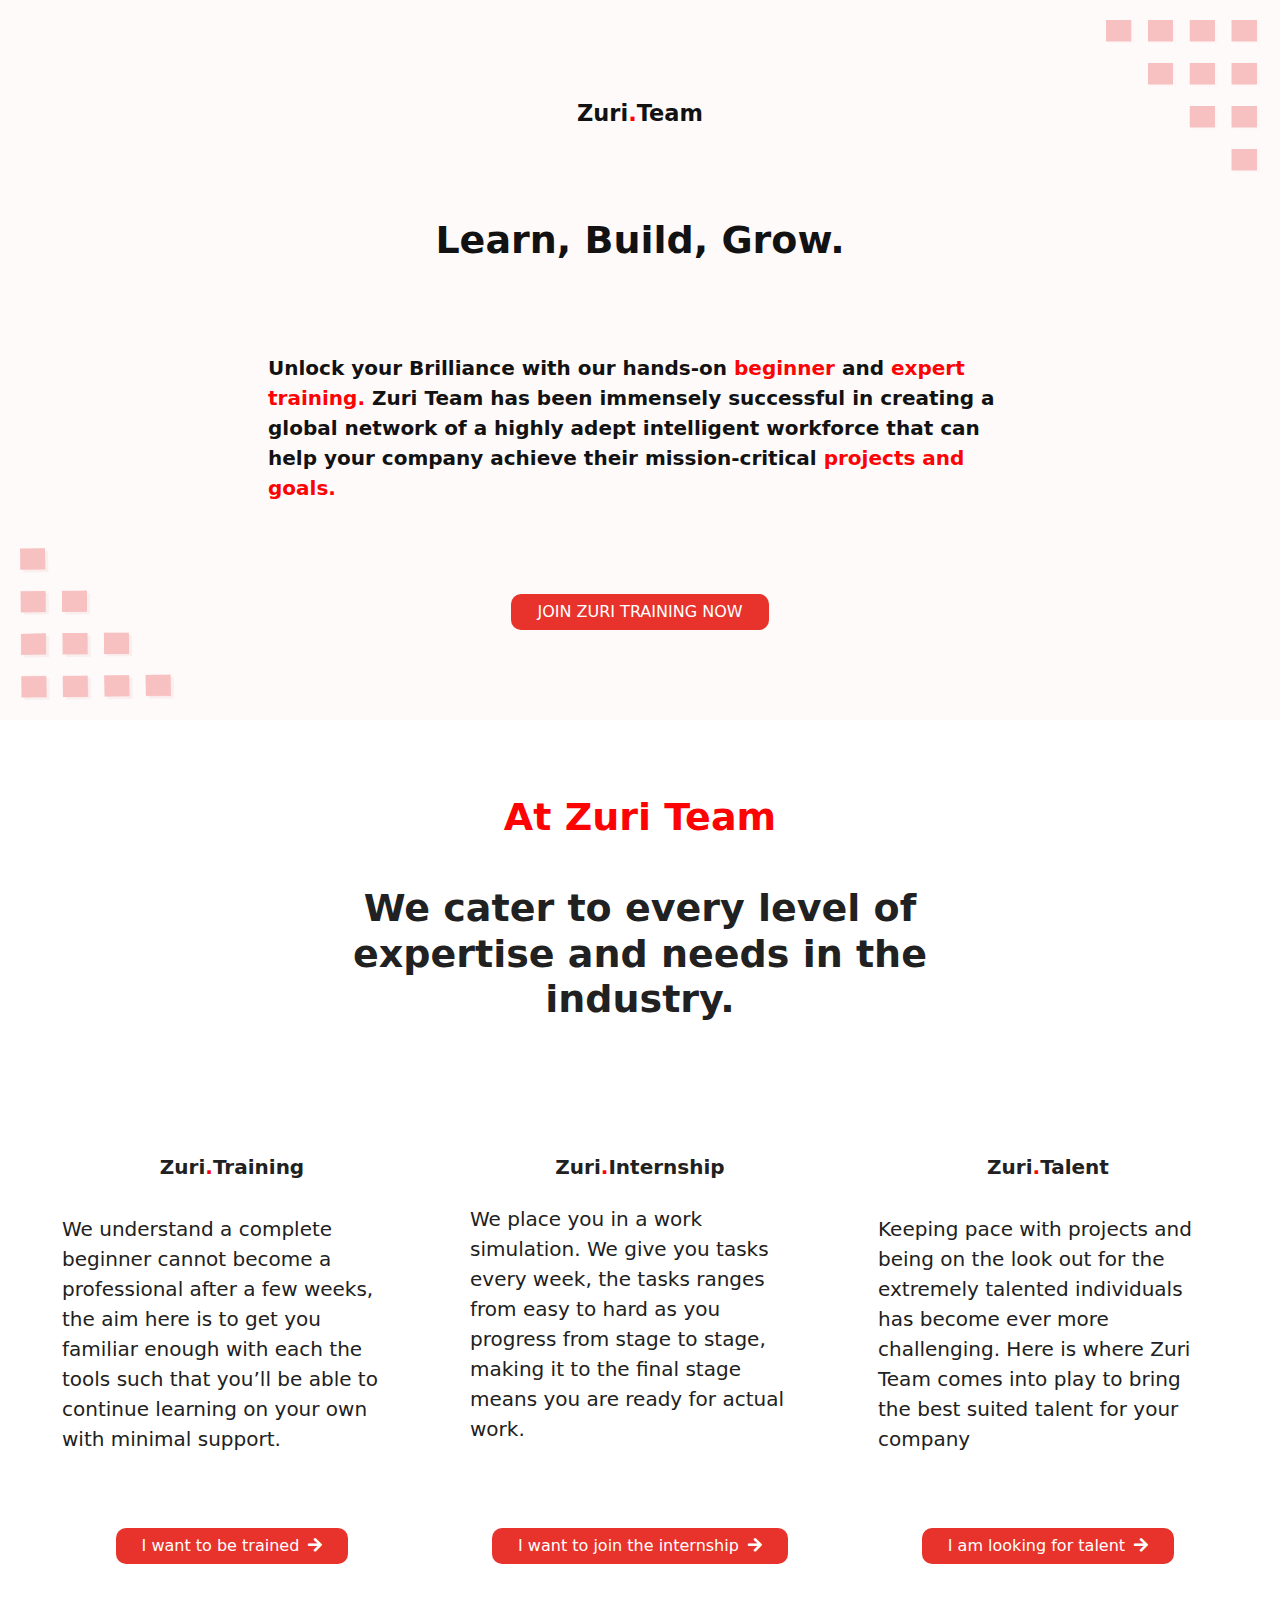
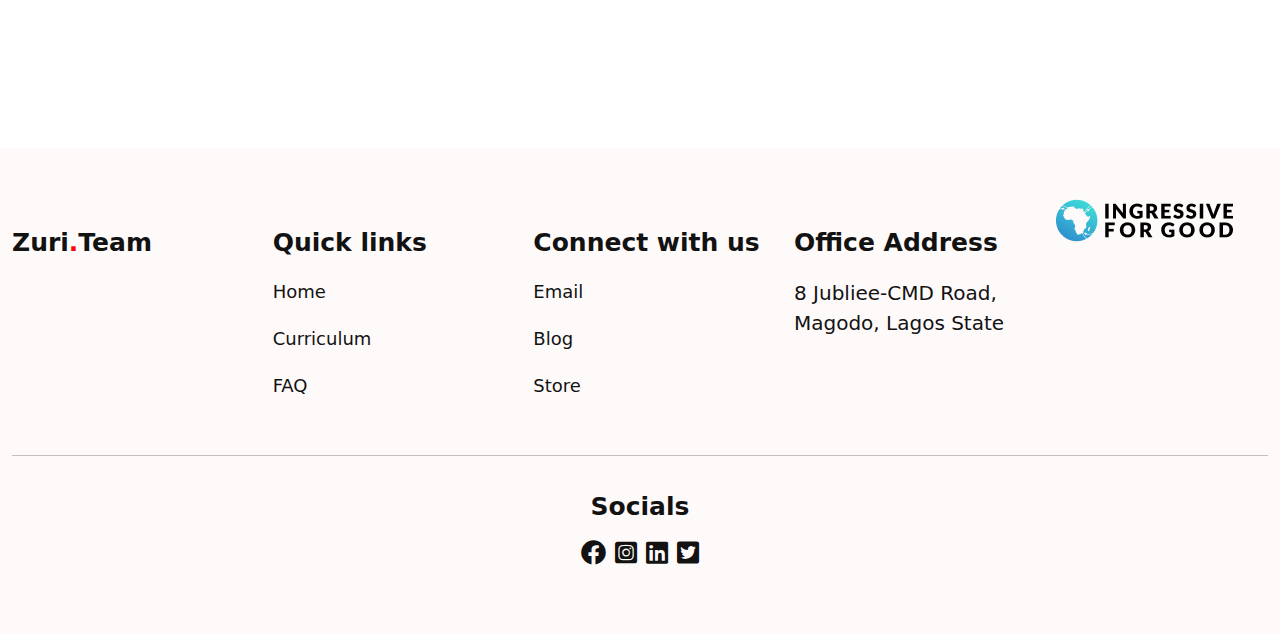
<file: index.html>
<!DOCTYPE html>
<html lang="en">
  <head>
    <meta charset="UTF-8" />
    <meta http-equiv="X-UA-Compatible" content="IE=edge" />
    <meta name="viewport" content="width=device-width, initial-scale=1.0" />
    <title>Zuri Training</title>
    <link
      href="https://cdn.jsdelivr.net/npm/bootstrap@5.0.2/dist/css/bootstrap.min.css"
      rel="stylesheet"
    />
    <link
      rel="stylesheet"
      href="https://cdnjs.cloudflare.com/ajax/libs/font-awesome/5.15.3/css/all.min.css"
    />
    <link rel="stylesheet" href="style.css" />
    <link rel="shortcut icon" href="favicon.ico" type="image/x-icon" />
  </head>

  <body>
    <div class="darkmode">
      <i class="fas fa-adjust"></i>
    </div>

    <section style="height: 80vh" class="container-fluid peachbg intro">
      <img src="img/img 7.png" alt="" class="top-right" />
      <a href="index.html"
        ><h5 style="font-weight: 700">
          Zuri<span class="red-text">.</span>Team
        </h5></a
      >
      <h3>Learn, Build, Grow.</h3>
      <div class="intro-text">
        <p>
          Unlock your Brilliance with our hands-on
          <span class="red-text">beginner</span> and
          <span class="red-text">expert training.</span> Zuri Team has been
          immensely successful in creating a global network of a highly adept
          intelligent workforce that can help your company achieve their
          mission-critical <span class="red-text">projects and goals.</span>
        </p>
      </div>
      <a href="home.html" class="btn">JOIN ZURI TRAINING NOW</a>
      <img src="img/img L.png" alt="" class="bottom-left" />
    </section>

    <section class="details container-fluid">
      <div class="detail-text">
        <h3>
          <span class="red-text">At Zuri Team</span><br />
          <br />
          We cater to every level of <br />
          expertise and needs in the industry.
        </h3>
      </div>
      <div class="row box-wrapper">
        <div class="box col-md-4 col-sm-12 col-lg-4">
          <p style="font-weight: 700">
            Zuri<span class="red-text">.</span>Training
          </p>
          <p>
            We understand a complete beginner cannot become a professional after
            a few weeks, the aim here is to get you familiar enough with each
            the tools such that you’ll be able to continue learning on your own
            with minimal support.
          </p>
          <br />
          <a href="home.html" class="btn"
            >I want to be trained <i class="fa fa-arrow-right"></i
          ></a>
        </div>
        <div class="box col-sm-12 col-md-4 col-lg-4">
          <p style="font-weight: 700">
            Zuri<span class="red-text">.</span>Internship
          </p>
          <p>
            We place you in a work simulation. We give you tasks every week, the
            tasks ranges from easy to hard as you progress from stage to stage,
            making it to the final stage means you are ready for actual work.
          </p>
          <br />
          <br />
          <a href="home.html" class="btn"
            >I want to join the internship <i class="fa fa-arrow-right"></i>
          </a>
        </div>
        <div class="box col-md-4 col-sm-12 col-lg-4">
          <p style="font-weight: 700">
            Zuri<span class="red-text">.</span>Talent
          </p>
          <p>
            Keeping pace with projects and being on the look out for the
            extremely talented individuals has become ever more challenging.
            Here is where Zuri Team comes into play to bring the best suited
            talent for your company
          </p>
          <br />
          <a href="home.html" class="btn"
            >I am looking for talent <i class="fa fa-arrow-right"></i>
          </a>
        </div>
      </div>
    </section>

    <footer class="footer peachbg container-fluid">
      <div class="row">
        <div class="row col-lg-10 colmd-12 col-sm-12">
          <div class="footer-links col-sm-12 col-md-12 col-lg-3">
            <h5 style="font-weight: 700">
              Zuri<span class="red-text">.</span>Team
            </h5>
          </div>
          <div class="footer-links col-sm-12 col-md-12 col-lg-3">
            <h5>Quick links</h5>
            <a href="index.html">Home</a>
            <a href="curriculum.html">Curriculum</a>
            <a href="#">FAQ</a>
          </div>
          <div class="footer-links col-sm-12 col-md-12 col-lg-3">
            <h5>Connect with us</h5>
            <a href="#">Email</a>
            <a href="#">Blog</a>
            <a href="#">Store</a>
          </div>
          <div class="footer-links col-sm-12 col-md-12 col-lg-3">
            <h5>Office Address</h5>
            <p style="font-weight: 500">
              8 Jubliee-CMD Road, Magodo, Lagos State
            </p>
          </div>
        </div>
        <div class="col-sm-12 col-lg-2 col-md-12">
          <img src="img/IFG.png" alt="Ingressive for good" class="logo" />
        </div>
      </div>
      <hr />
      <div class="socials">
        <h5>Socials</h5>
        <div class="social-links">
          <a href="#"><i class="fab fa-facebook"></i></a>
          <a href="#"><i class="fab fa-instagram-square"></i></a>
          <a href="#"><i class="fab fa-linkedin"></i></a>
          <a href="#"><i class="fab fa-twitter-square"></i></a>
        </div>
      </div>
    </footer>
    <script src="https://cdn.jsdelivr.net/npm/bootstrap@5.0.2/dist/js/bootstrap.bundle.min.js"></script>
    <script src="script.js"></script>
  </body>
</html>
</file>
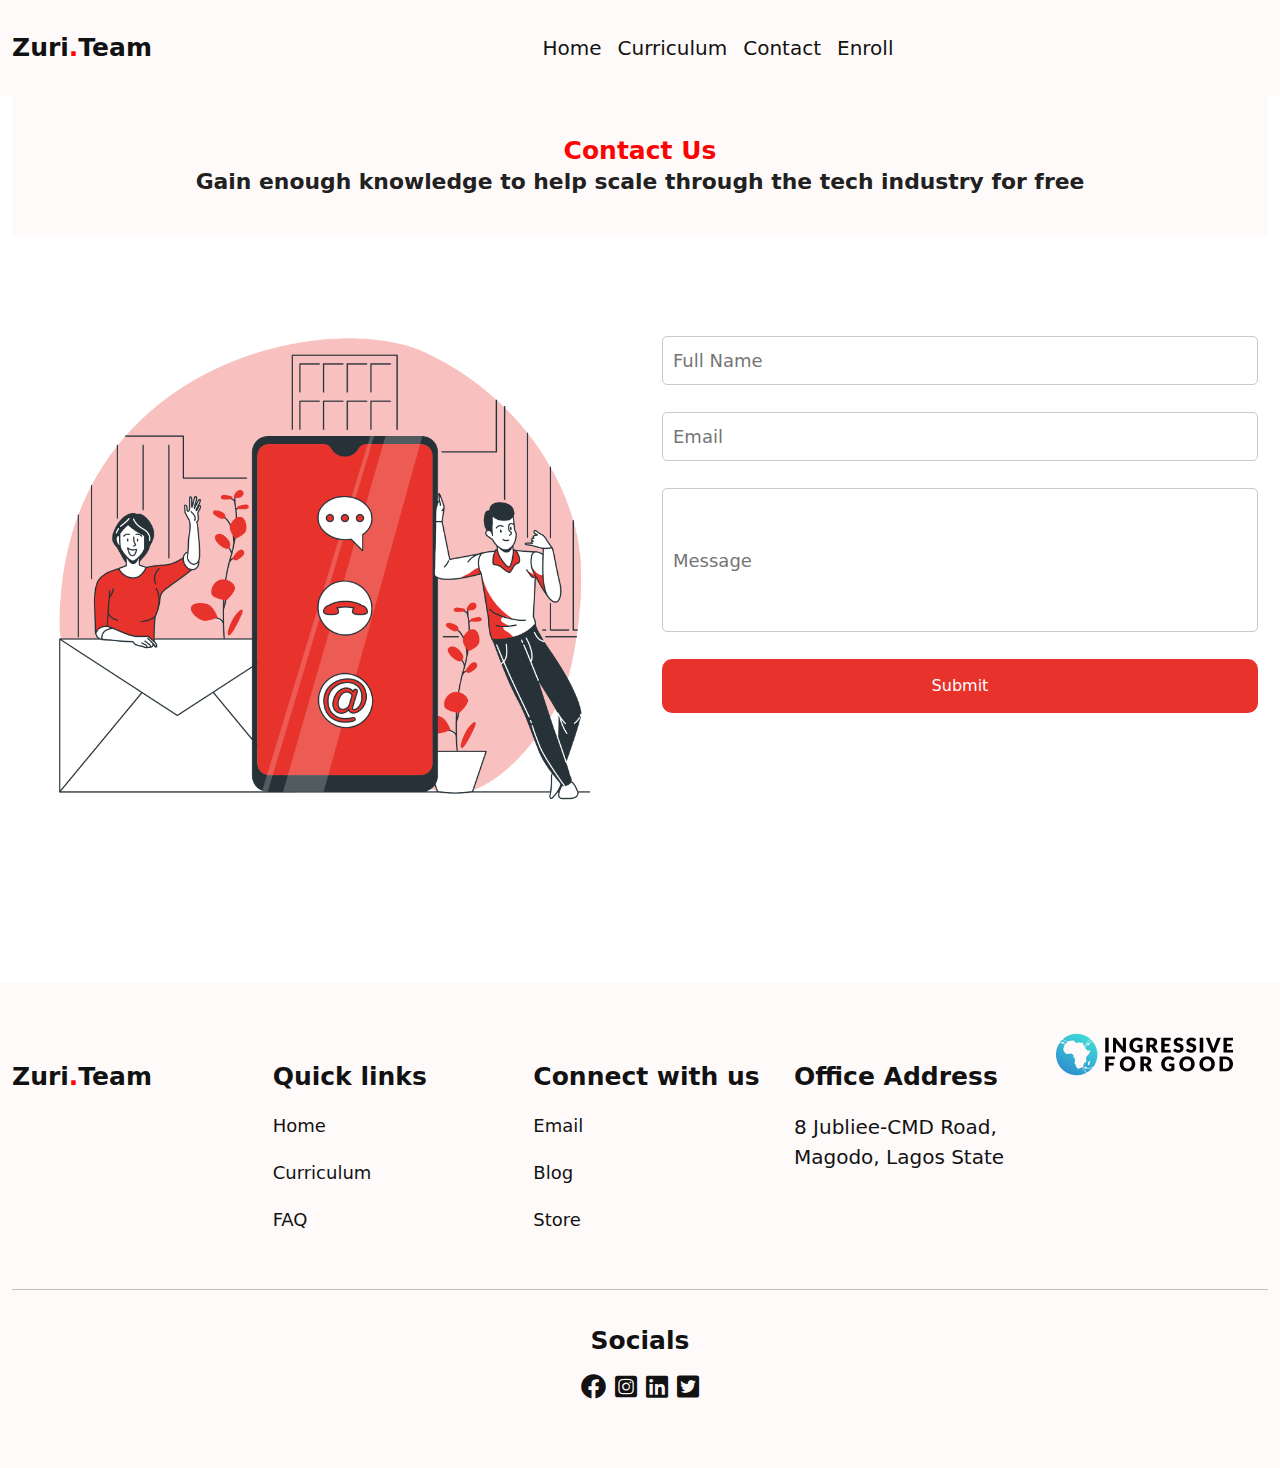
<file: contact.html>
<!DOCTYPE html>
<html lang="en">
  <head>
    <meta charset="UTF-8" />
    <meta http-equiv="X-UA-Compatible" content="IE=edge" />
    <meta name="viewport" content="width=device-width, initial-scale=1.0" />
    <title>Zuri Training</title>
    <link
      href="https://cdn.jsdelivr.net/npm/bootstrap@5.0.2/dist/css/bootstrap.min.css"
      rel="stylesheet"
    />
    <link
      rel="stylesheet"
      href="https://cdnjs.cloudflare.com/ajax/libs/font-awesome/5.15.3/css/all.min.css"
    />
    <link rel="stylesheet" href="style.css" />
    <link rel="shortcut icon" href="favicon.ico" type="image/x-icon" />
  </head>
  <body>
    <nav class="peachbg navbar navbar-expand-lg navbar-light">
      <div class="container-fluid">
        <a class="navbar-brand" href="index.html"
          ><h5 style="font-weight: 700">
            Zuri<span class="red-text">.</span>Team
          </h5></a
        >
        <button
          class="navbar-toggler"
          type="button"
          data-bs-toggle="collapse"
          data-bs-target="#navbarNav"
          aria-controls="navbarNav"
          aria-expanded="false"
          aria-label="Toggle navigation"
        >
          <span class="navbar-toggler-icon"></span>
        </button>
        <div class="collapse navbar-collapse" id="navbarNav">
          <ul class="navbar-nav">
            <li class="nav-item">
              <a class="nav-link active" aria-current="page" href="home.html"
                >Home</a
              >
            </li>
            <li class="nav-item">
              <a class="nav-link" href="curriculum.html">Curriculum</a>
            </li>
            <li class="nav-item">
              <a class="nav-link" href="contact.html">Contact</a>
            </li>
            <li class="nav-item">
              <a class="nav-link" href="enrollment.html">Enroll</a>
            </li>
          </ul>
        </div>
      </div>
    </nav>
    <div class="darkmode">
      <i class="fas fa-adjust"></i>
    </div>

    <div class="container-fluid contact">
      <div class="peachbg curriculum-text">
        <h5 class="text-center">
          <span class="red-text">Contact Us </span>
          <br/>
          <small
            >Gain enough knowledge to help scale through the tech industry for
            free</small
          >
        </h5>
      </div>
      <br />
      <div class="row">
        <div class="col-md-6 col-lg-6">
          <img
            class="img-fluid"
            src="img/Contact us-bro.png"
            alt="contact us"
          />
        </div>

        <div class="col-lg-6 col-md-6 col-sm-12">
          <form action="#" class="contact-form" autocomplete="on">
            <input
              required
              type="text"
              name="name"
              id=""
              placeholder="Full Name"
            />
            <input
              required
              type="email"
              name="email"
              id=""
              placeholder="Email"
            />
            <input
              required
              type="textarea"
              name="message"
              id=""
              placeholder="Message"
            />
            <button class="btn" type="submit">Submit</button>
          </form>
        </div>
      </div>
    </div>

    <footer class="footer peachbg container-fluid">
      <div class="row">
        <div class="row col-lg-10 colmd-12 col-sm-12">
          <div class="footer-links col-sm-12 col-md-12 col-lg-3">
            <h5 style="font-weight: 700">
              Zuri<span class="red-text">.</span>Team
            </h5>
          </div>
          <div class="footer-links col-sm-12 col-md-12 col-lg-3">
            <h5>Quick links</h5>
            <a href="index.html">Home</a>
            <a href="curriculum.html">Curriculum</a>
            <a href="contact.html">FAQ</a>
          </div>
          <div class="footer-links col-sm-12 col-md-12 col-lg-3">
            <h5>Connect with us</h5>
            <a href="#">Email</a>
            <a href="#">Blog</a>
            <a href="#">Store</a>
          </div>
          <div class="footer-links col-sm-12 col-md-12 col-lg-3">
            <h5>Office Address</h5>
            <p style="font-weight: 500">
              8 Jubliee-CMD Road, Magodo, Lagos State
            </p>
          </div>
        </div>
        <div class="col-sm-12 col-lg-2 col-md-12">
          <img src="img/IFG.png" alt="Ingressive for good" class="logo" />
        </div>
      </div>
      <hr />
      <div class="socials">
        <h5>Socials</h5>
        <div class="social-links">
          <a href="#"><i class="fab fa-facebook"></i></a>
          <a href="#"><i class="fab fa-instagram-square"></i></a>
          <a href="#"><i class="fab fa-linkedin"></i></a>
          <a href="#"><i class="fab fa-twitter-square"></i></a>
        </div>
      </div>
    </footer>
    <script src="https://cdn.jsdelivr.net/npm/bootstrap@5.0.2/dist/js/bootstrap.bundle.min.js"></script>
    <script src="script.js"></script>
  </body>
</html>
</file>
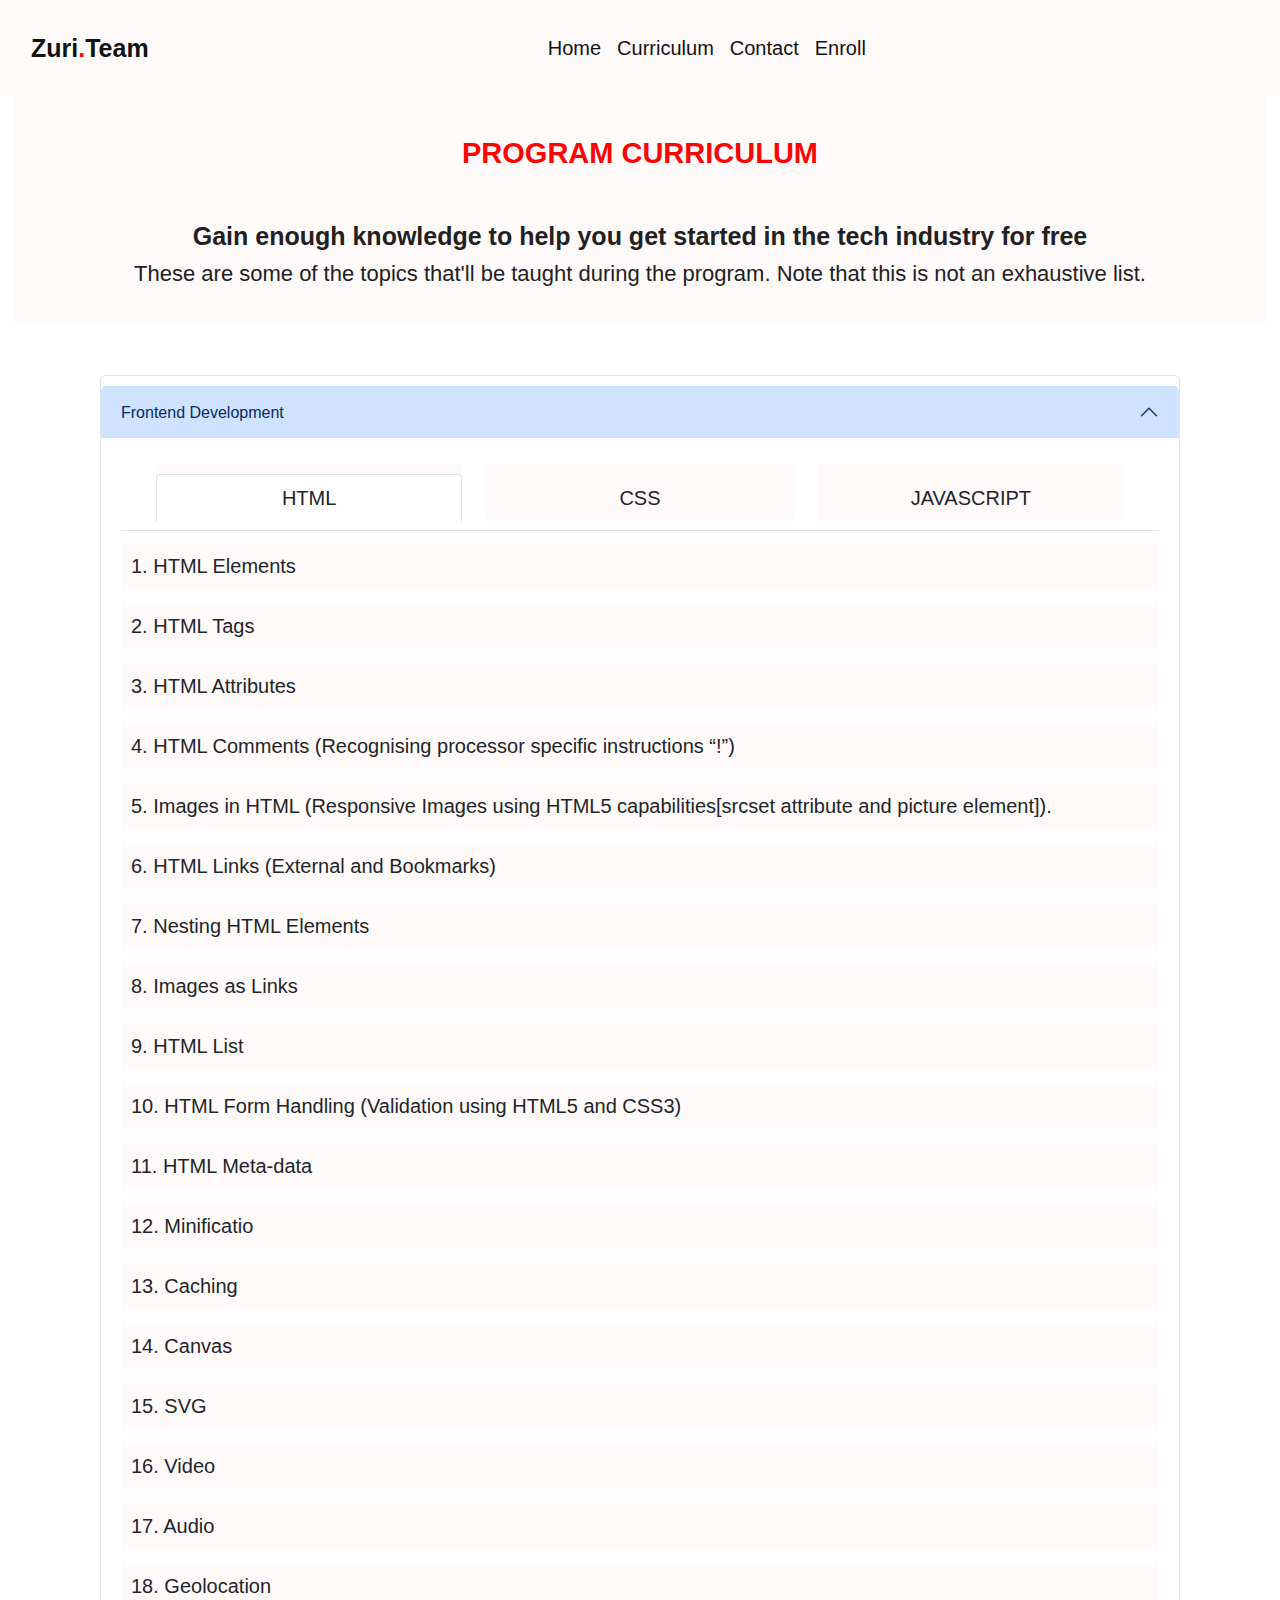
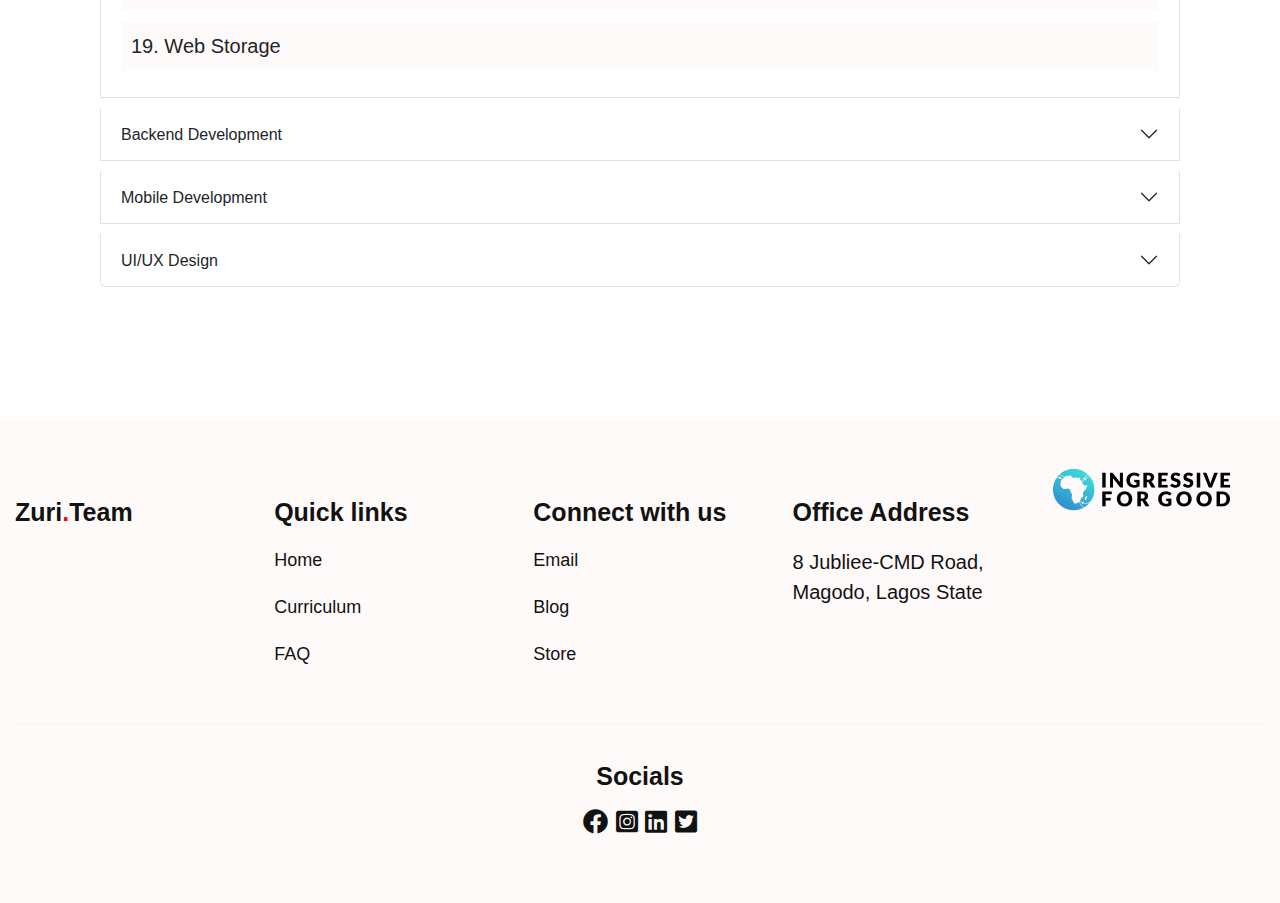
<file: curriculum.html>
<!DOCTYPE html>
<html lang="en">
  <head>
    <meta charset="UTF-8" />
    <meta http-equiv="X-UA-Compatible" content="IE=edge" />
    <meta name="viewport" content="width=device-width, initial-scale=1.0" />
    <title>Zuri Training</title>
    <link
      href="https://cdn.jsdelivr.net/npm/bootstrap@5.0.2/dist/css/bootstrap.min.css"
      rel="stylesheet"
    />
    <link
      rel="stylesheet"
      href="https://cdnjs.cloudflare.com/ajax/libs/font-awesome/5.15.3/css/all.min.css"
    />
    <link rel="stylesheet" href="https://cdn.jsdelivr.net/npm/bootstrap@4.6.0/dist/css/bootstrap.min.css">
    <link rel="stylesheet" href="style.css" />
    <link rel="shortcut icon" href="favicon.ico" type="image/x-icon" />
  </head>
  <body>
    <div class="darkmode">
      <i class="fas fa-adjust"></i>
    </div>
    <nav class="peachbg navbar navbar-expand-lg navbar-light">
      <div class="container-fluid">
        <a class="navbar-brand" href="index.html"
          ><h5 style="font-weight: 700">
            Zuri<span class="red-text">.</span>Team
          </h5></a
        >
        <button
          class="navbar-toggler"
          type="button"
          data-bs-toggle="collapse"
          data-bs-target="#navbarNav"
          aria-controls="navbarNav"
          aria-expanded="false"
          aria-label="Toggle navigation"
        >
          <span class="navbar-toggler-icon"></span>
        </button>
        <div class="collapse navbar-collapse" id="navbarNav">
          <ul class="navbar-nav">
            <li class="nav-item">
              <a class="nav-link active" aria-current="page" href="home.html"
                >Home</a
              >
            </li>
            <li class="nav-item">
              <a class="nav-link" href="curriculum.html">Curriculum</a>
            </li>
            <li class="nav-item">
              <a class="nav-link" href="contact.html">Contact</a>
            </li>
            <li class="nav-item">
              <a class="nav-link" href="enrollment.html">Enroll</a>
            </li>
          </ul>
        </div>
      </div>
    </nav>

    <div class="container-fluid curriculum">

      <div class="curriculum-text">
         <h4 class="red-text">PROGRAM CURRICULUM</h4> <br>
        <h5>
          Gain enough knowledge to help you get started in the tech industry for
          free
        </h5>
       
        <h6>
          These are some of the topics that'll be taught during the program.
          Note that this is not an exhaustive list.
        </h6>
      </div>


<div class="accordion container" id="accordionExample">
  <div class="accordion-item">
    <h2 class="accordion-header" id="headingOne">
      <button class="accordion-button" type="button" data-bs-toggle="collapse" data-bs-target="#collapseOne" aria-expanded="true" aria-controls="collapseOne">
        Frontend Development
      </button>
    </h2>
    <div id="collapseOne" class="accordion-collapse collapse show" aria-labelledby="headingOne" data-bs-parent="#accordionExample">
      <div class="accordion-body">
          <ul class="nav nav-tabs">
        <li class="nav-item">
            <a href="#html" class="nav-link active" data-toggle="tab">HTML</a>
        </li>
        <li class="nav-item">
            <a href="#css" class="nav-link" data-toggle="tab">CSS</a>
        </li>
        <li class="nav-item">
            <a href="#javascript" class="nav-link" data-toggle="tab">JAVASCRIPT</a>
        </li>
          </ul>
          <div class="tab-content">
        <div class="tab-pane fade show active" id="html">
             <p>1. HTML Elements</p>
          <p>2. HTML Tags</p>
          <p>3. HTML Attributes</p>
          <p> 4. HTML Comments (Recognising processor specific instructions “!”)</p>
          <p>5. Images in HTML (Responsive Images using HTML5 capabilities[srcset attribute and picture element]). </p>
          <p>6. HTML Links (External and Bookmarks)</p>
          <p>7. Nesting HTML Elements</p>
          <p>8. Images as Links</p>
          <p>9. HTML List</p>
          <p>10. HTML Form Handling (Validation using HTML5 and CSS3)</p>
          <p>11. HTML Meta-data</p>
          <p>12. Minificatio</p>
          <p>13. Caching</p>
          <p>14. Canvas</p>
          <p>15. SVG</p>
          <p>16. Video</p>
          <p>17. Audio</p>
          <p>18. Geolocation</p>
          <p>19. Web Storage</p>
        </div>
        <div class="tab-pane fade" id="css">
            <p>1. Introduction</p>
            <p>2. Linking HTML document to CSS document</p>
            <p>3. CSS Selectors (Considering useful Pseudo-classes and Pseudo-elements).</p>
            <p>4. Considering various CSS Properties and Values</p>
            <p>5. CSS Import</p>
            <p>6. Image Sizing The 'Important' keyword</p>
            <p>7. Manipulating Colors in CSS</p>
            <p>8. Working with CSS Variables</p>
            <p>9. Compatibility concerns (Browser Fallbacks</p>
            <p>10. Responsiveness using CSS</p>
            </div>
        <div class="tab-pane fade" id="javascript">
              <p>1. Data Types</p>
          <p>2. Working with variables</p>
          <p>3. Working with functions</p>
          <p>4. Conditional statements</p>
          <p>5. Operators</p>
          <p>6. Working with array and objects</p>
          <p>7. Loops</p>
          <p>8. Classes</p>
          <p>9. Regular Expression Basics</p>
          <p>10. Modularization</p>
          <p>11. Error Handling</p>
          <p>12. Promises</p>
          <p>13. Async-wait</p>
          <p>14. HTTP Requests</p>
          </div>
          </div>
        </div>
      </div> 
  </div>
  <div class="accordion-item">
    <h2 class="accordion-header" id="headingTwo">
      <button class="accordion-button collapsed" type="button" data-bs-toggle="collapse" data-bs-target="#collapseTwo" aria-expanded="false" aria-controls="collapseTwo">
        Backend Development
      </button>
    </h2>
    <div id="collapseTwo" class="accordion-collapse collapse" aria-labelledby="headingTwo" data-bs-parent="#accordionExample">
      <div class="accordion-body">
        <ul class="nav nav-tabs">
        <li class="nav-item">
            <a href="#php" class="nav-link active" data-toggle="tab">PHP</a>
        </li>
        <li class="nav-item">
            <a href="#python" class="nav-link" data-toggle="tab">PYTHON</a>
        </li>
        <li class="nav-item">
            <a href="#javascriptB" class="nav-link" data-toggle="tab">JAVASCRIPT</a>
        </li>
    </ul>
    <div class="tab-content">
        <div class="tab-pane fade show active" id="php">
           <p>1. Introduction</p>
          <p>2. String, Variables & Numbers</p>
          <p>3. Functions</p>
          <p>4. Arrays</p>
          <p>5. Form Handling</p>
          <p>6. Conditionals and Logic</p>
          <p>7. Loops</p>
          <p>8. Form Validation</p>
          <p>9. Classes and Objects</p>
          <p>10. Working with Laravel</p>
        </div>
        <div class="tab-pane fade" id="python">
            <p>1. Python Object and Data Structure Basics</p>
          <p>2. Python Comparison Operators</p>
          <p>3. Python Statements</p>
          <p>4. Methods and Functions</p>
          <p>5. Object-Oriented Programming</p>
          <p>6. Modules and Packages</p>
          <p>7. Errors and Exceptions Handling</p>
          <p>8. Python Decorators</p>
          <p>9. Python Generators</p>
          <p>10. Final Capstone Python Project</p>
          <p>11. Advanced Python Modules</p>
          <p>12. Advanced Python Objects and Data Structures</p>
            </div>
        <div class="tab-pane fade" id="javascriptB">
          <p>1. Introduction</p>
          <p>2. Hello, World!</p>
          <p>3. Setup Node.js Development Environment</p>
          <p>4. Primitive Types</p>
          <p>5. Loose Typing</p>
          <p>6. Object Literal</p>
          <p>7. Functions</p>
          <p>8. Buffer</p>
          <p>9. Working with ExpressJS</p>
          <p>10. Creating and deploying REST API</p>
          <p>11. Working with MongoDB</p>
          </div>
    </div>
      </div>
    </div>
  </div>
  <div class="accordion-item">
    <h2 class="accordion-header" id="headingThree">
      <button class="accordion-button collapsed" type="button" data-bs-toggle="collapse" data-bs-target="#collapseThree" aria-expanded="false" aria-controls="collapseThree">
       Mobile Development
      </button>
    </h2>
    <div id="collapseThree" class="accordion-collapse collapse" aria-labelledby="headingThree" data-bs-parent="#accordionExample">
      <div class="accordion-body">
       <ul class="nav nav-tabs">
        <li class="nav-item">
            <a href="#java" class="nav-link active" data-toggle="tab">JAVA</a>
        </li>
        <li class="nav-item">
            <a href="#flutter" class="nav-link" data-toggle="tab">FLUTTER</a>
        </li>
        <li class="nav-item">
            <a href="#kotlin" class="nav-link" data-toggle="tab">KOTLIN</a>
        </li>
    </ul>
    <div class="tab-content">
        <div class="tab-pane fade show active" id="java">
           <p>1. Hello, World!</p>
          <p>2. Variables and Types</p>
          <p>3. Conditionals</p>
          <p>4. Arrays</p>
          <p>5. Loops</p>
          <p>6. Functions</p>
          <p>7. Objects</p>
          <p>8. Compiling and Running with Arguments</p>
        </div>
        <div class="tab-pane fade" id="flutter">
          <p>1. Introduction</p>
            </div>
        <div class="tab-pane fade" id="kotlin">
          <p>1. Introduction and Installation</p>
          <p>2. Hello, World!</p>
          </div>
    </div>
      </div>
    </div>
  </div>
  <div class="accordion-item">
    <h2 class="accordion-header" id="headingfour">
      <button class="accordion-button collapsed" type="button" data-bs-toggle="collapse" data-bs-target="#collapsefour" aria-expanded="false" aria-controls="collapsefour">
       UI/UX Design
      </button>
    </h2>
    <div id="collapsefour" class="accordion-collapse collapse" aria-labelledby="headingfour" data-bs-parent="#accordionExample">
      <div class="accordion-body">

        <p>1. User Interface design conventions</p>
        <p>2. The User data-model, communicating and reinforcing.</p>
        <p>3. Navigation models and principles.</p>
        <p>4. Working with a development team – Agile</p>
        <p>5. Development and Managing Sprints</p>
        <p>6. Design prototyping - Figma</p>
        <p>7. Usability Testing</p>
      </div>
    </div>
  </div>
</div>
</div>



    <footer class="footer peachbg container-fluid">
      <div class="row">
        <div class="row col-lg-10 colmd-12 col-sm-12">
          <div class="footer-links col-sm-12 col-md-12 col-lg-3">
            <h5 style="font-weight: 700">
              Zuri<span class="red-text">.</span>Team
            </h5>
          </div>
          <div class="footer-links col-sm-12 col-md-12 col-lg-3">
            <h5>Quick links</h5>
            <a href="index.html">Home</a>
            <a href="curriculum.html">Curriculum</a>
            <a href="#">FAQ</a>
          </div>
          <div class="footer-links col-sm-12 col-md-12 col-lg-3">
            <h5>Connect with us</h5>
            <a href="#">Email</a>
            <a href="#">Blog</a>
            <a href="#">Store</a>
          </div>
          <div class="footer-links col-sm-12 col-md-12 col-lg-3">
            <h5>Office Address</h5>
            <p style="font-weight: 500">
              8 Jubliee-CMD Road, Magodo, Lagos State
            </p>
          </div>
        </div>
        <div class="col-sm-12 col-lg-2 col-md-12">
          <img src="img/IFG.png" alt="Ingressive for good" class="logo" />
        </div>
      </div>
      <hr />
      <div class="socials">
        <h5>Socials</h5>
        <div class="social-links">
          <a href="#"><i class="fab fa-facebook"></i></a>
          <a href="#"><i class="fab fa-instagram-square"></i></a>
          <a href="#"><i class="fab fa-linkedin"></i></a>
          <a href="#"><i class="fab fa-twitter-square"></i></a>
        </div>
      </div>
    </footer>
    <script src="https://code.jquery.com/jquery-3.5.1.min.js"></script>
    <script src="https://cdn.jsdelivr.net/npm/bootstrap@4.6.0/dist/js/bootstrap.bundle.min.js"></script>
    <script src="https://cdn.jsdelivr.net/npm/bootstrap@5.0.2/dist/js/bootstrap.bundle.min.js"></script>
    <script src="script.js"></script>
  </body>
</html>
</file>
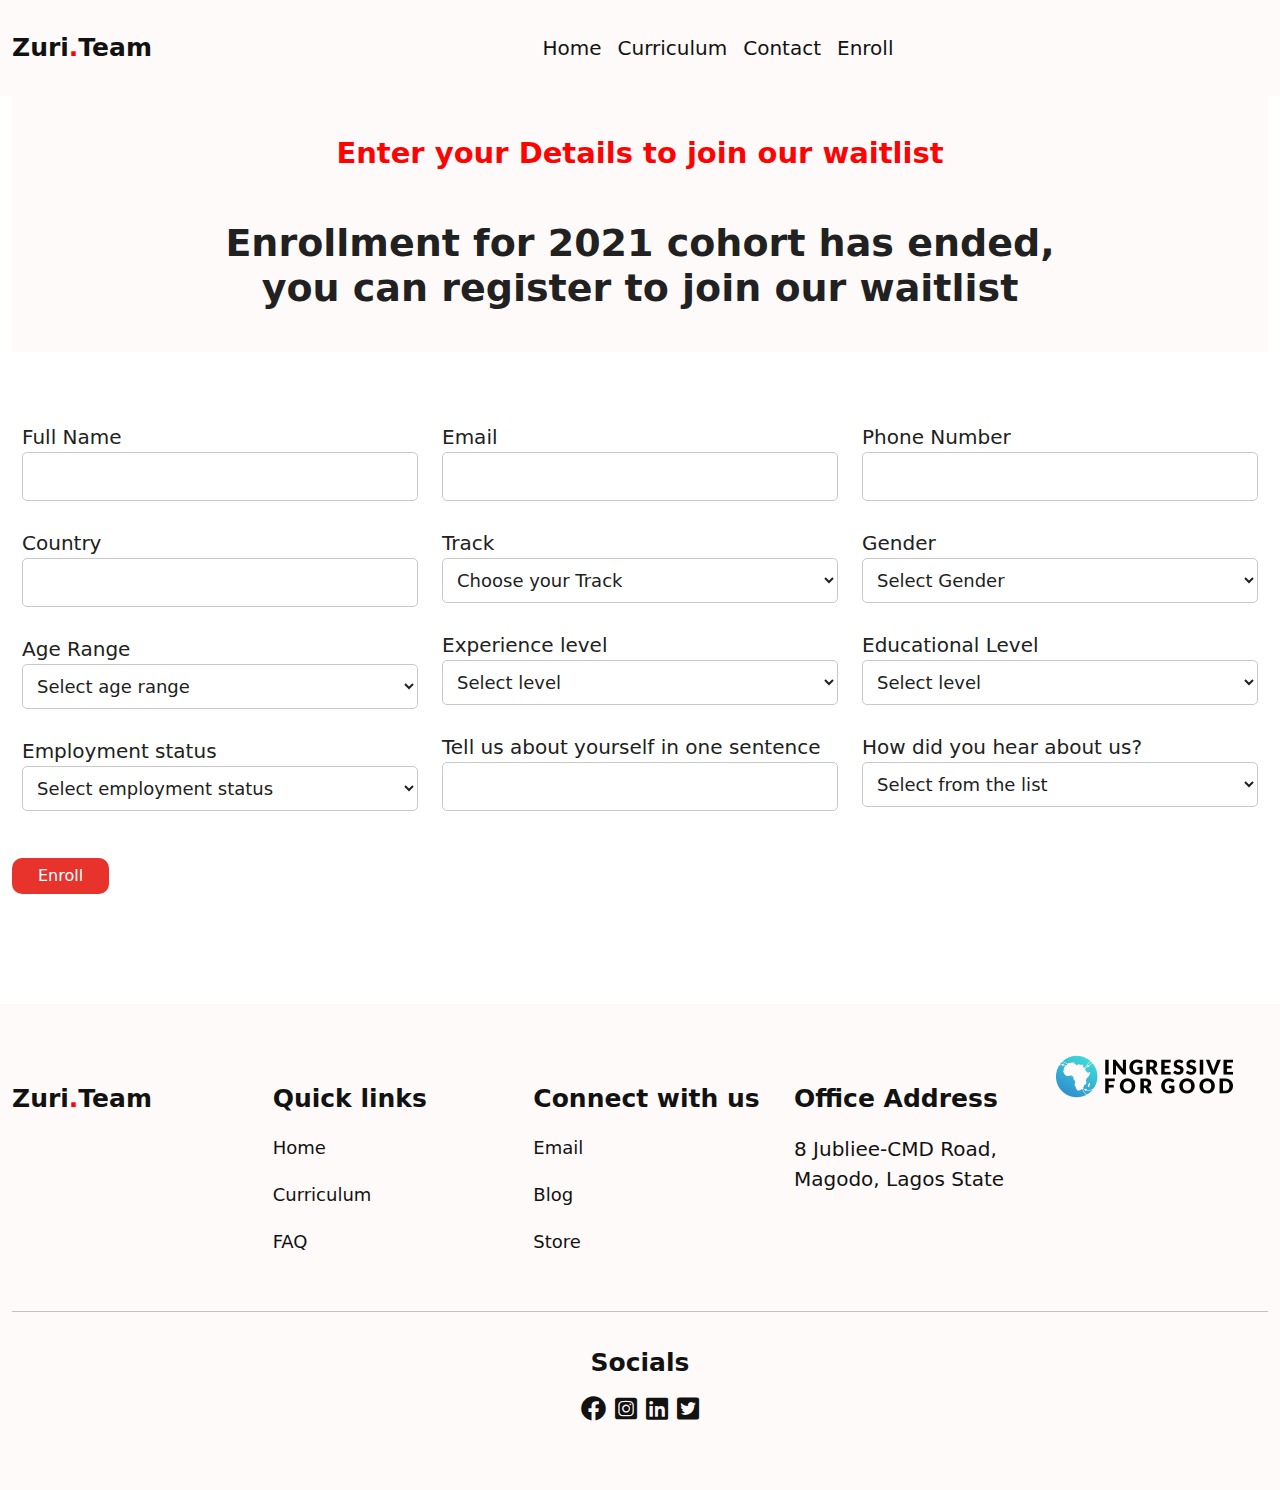
<file: enrollment.html>
<!DOCTYPE html>
<html lang="en">
  <head>
    <meta charset="UTF-8" />
    <meta http-equiv="X-UA-Compatible" content="IE=edge" />
    <meta name="viewport" content="width=device-width, initial-scale=1.0" />
    <title>Zuri Training</title>
    <link
      href="https://cdn.jsdelivr.net/npm/bootstrap@5.0.2/dist/css/bootstrap.min.css"
      rel="stylesheet"
    />
    <link
      rel="stylesheet"
      href="https://cdnjs.cloudflare.com/ajax/libs/font-awesome/5.15.3/css/all.min.css"
    />
    <link rel="stylesheet" href="style.css" />
    <link rel="shortcut icon" href="favicon.ico" type="image/x-icon" />
  </head>
  <body>
    <div class="darkmode">
      <i class="fas fa-adjust"></i>
    </div>
    <nav class="peachbg navbar navbar-expand-lg navbar-light">
      <div class="container-fluid">
        <a class="navbar-brand" href="index.html"
          ><h5 style="font-weight: 700">
            Zuri<span class="red-text">.</span>Team
          </h5></a
        >
        <button
          class="navbar-toggler"
          type="button"
          data-bs-toggle="collapse"
          data-bs-target="#navbarNav"
          aria-controls="navbarNav"
          aria-expanded="false"
          aria-label="Toggle navigation"
        >
          <span class="navbar-toggler-icon"></span>
        </button>
        <div class="collapse navbar-collapse" id="navbarNav">
          <ul class="navbar-nav">
            <li class="nav-item">
              <a class="nav-link active" aria-current="page" href="home.html"
                >Home</a
              >
            </li>
            <li class="nav-item">
              <a class="nav-link" href="curriculum.html">Curriculum</a>
            </li>
            <li class="nav-item">
              <a class="nav-link" href="contact.html">Contact</a>
            </li>
            <li class="nav-item">
              <a class="nav-link" href="enrollment.html">Enroll</a>
            </li>
          </ul>
        </div>
      </div>
    </nav>

    <div class="container-fluid enrollment">
      <div class="peachbg curriculum-text">
        <h4 class="red-text">Enter your Details to join our waitlist</h4>
        <br />
        <h3>
          Enrollment for 2021 cohort has ended,<br/>
          you can register to join our waitlist
        </h3>
      </div>

      <form class="contact-form" action="" autocomplete="on">
        <div class="row">
          <div class="col-sm-12 col-md-4 col-lg-4">
            <label for="">Full Name</label>
            <input type="text" name="name" id="" />
            <label for="">Country</label>
            <input type="text" name="" id="" />
            <label for="">Age Range</label>
            <select name="" id="">
              <option value="">Select age range</option>
              <option value="">10-18</option>
              <option value="">19-25</option>
              <option value="">26-35</option>
              <option value="">36-45</option>
              <option value="">46 and above</option>
            </select>
            <label for="">Employment status</label>
            <select name="" id="">
              <option value="">Select employment status</option>
              <option value="">Employed</option>
              <option value="">Unemployed</option>
              <option value="">Self-employed</option>
              <option value="">Student (Not eligible for employment)</option>
              <option value="">Minor (Not eligible for employment)</option>
            </select>
          </div>

          <div class="col-sm-12 col-md-4 col-lg-4">
            <label for="">Email</label>
            <input type="text" name="name" id="" />
            <label for="">Track</label>
            <select name="" id="">
              <option value="">Choose your Track</option>
              <option value="">Frontend</option>
              <option value="">Backend</option>
              <option value="">Mobile</option>
              <option value="">Design</option>
            </select>
            <label for="">Experience level</label>
            <select name="" id="">
              <option value="">Select level</option>
              <option value="">Novice</option>
              <option value="">Complete Beginner</option>
              <option value="">Beginner</option>
              <option value="">Already familiar with things</option>
              <option value="">Already a developer</option>
              <option value="">Intermediate</option>
              <option value="">Proffessional</option>
            </select>
            <label for="">Tell us about yourself in one sentence</label>
            <input type="text" />
          </div>

          <div class="col-sm-12 col-md-4 col-lg-4">
            <label for="">Phone Number</label>
            <input type="tel" name="" id="" />
            <label for="">Gender</label>
            <select name="" id="">
              <option value="">Select Gender</option>
              <option value="">Female</option>
              <option value="">Male</option>
              <option value="">Others</option>
            </select>
            <label for="">Educational Level</label>
            <select name="" id="">
              <option value="">Select level</option>
              <option value="">Primary School leaving certificate</option>
              <option value="">Secondary school certificate</option>
              <option value="">Undergraduate</option>
              <option value="">Postgraduate</option>
            </select>
            <label for="">How did you hear about us?</label>
            <select name="" id="">
              <option value="">Select from the list</option>
              <option value="">Facebook</option>
              <option value="">Twitter</option>
              <option value="">Instagram</option>
              <option value="">Ingressive</option>
              <option value="">Reskil Americans</option>
              <option value="">LinkedIn</option>
              <option value="">Others</option>
            </select>
          </div>
        </div>
      </form>
      <a href="enrollment.html" class="btn text-center">Enroll</a>
    </div>

    <footer class="footer peachbg container-fluid">
      <div class="row">
        <div class="row col-lg-10 colmd-12 col-sm-12">
          <div class="footer-links col-sm-12 col-md-12 col-lg-3">
            <h5 style="font-weight: 700">
              Zuri<span class="red-text">.</span>Team
            </h5>
          </div>
          <div class="footer-links col-sm-12 col-md-12 col-lg-3">
            <h5>Quick links</h5>
            <a href="index.html">Home</a>
            <a href="curriculum.html">Curriculum</a>
            <a href="#">FAQ</a>
          </div>
          <div class="footer-links col-sm-12 col-md-12 col-lg-3">
            <h5>Connect with us</h5>
            <a href="#">Email</a>
            <a href="#">Blog</a>
            <a href="#">Store</a>
          </div>
          <div class="footer-links col-sm-12 col-md-12 col-lg-3">
            <h5>Office Address</h5>
            <p style="font-weight: 500">
              8 Jubliee-CMD Road, Magodo, Lagos State
            </p>
          </div>
        </div>
        <div class="col-sm-12 col-lg-2 col-md-12">
          <img src="img/IFG.png" alt="Ingressive for good" class="logo" />
        </div>
      </div>
      <hr />
      <div class="socials">
        <h5>Socials</h5>
        <div class="social-links">
          <a href="#"><i class="fab fa-facebook"></i></a>
          <a href="#"><i class="fab fa-instagram-square"></i></a>
          <a href="#"><i class="fab fa-linkedin"></i></a>
          <a href="#"><i class="fab fa-twitter-square"></i></a>
        </div>
      </div>
    </footer>
    <script src="https://cdn.jsdelivr.net/npm/bootstrap@5.0.2/dist/js/bootstrap.bundle.min.js"></script>
    <script src="script.js"></script>
  </body>
</html>
</file>
<file: style.css>
* {
  padding: 0;
  margin: 0;
  border: 0;
  box-sizing: border-box;
}

:root {
  --red-button: #e7332b;
  --red-text: #fc0404;
  --pink: #f8c1c1;
  --peach-bg: #fffafa;
  --color1: #fbf6f6;
  --color2: #f2ebe9;
  --color3: #dcf4f8;
  --color4: #ffe3e1;
  --color5: #f0dcf8;
}
.benefits {
  padding: 50px;
}
.benefit-details {
  display: flex;
  flex-direction: column;
  justify-content: space-between;
  align-items: flex-start;
  font-size: 0.9em;
}

.benefit-details i {
  margin-right: 3px;
}
.color1 {
  background-color: var(--color1);
  width: 30%;
}
.color1a {
  background-color: var(--color1);
  width: 40%;
}
.color2 {
  background-color: var(--color2);
  width: 55%;
}
.color3 {
  background-color: var(--color3);
  width: 70%;
}
.color4 {
  background-color: var(--color4);
  width: 85%;
}
.color5 {
  background-color: var(--color5);
  width: 100%;
}

.color1,
.color1a,
.color2,
.color3,
.color4,
.color5 {
  border-radius: 5px;
  padding: 10px;
  margin-top: 12px;
  color: initial;
  transition: transform 0.15s ease-in;
}

.color1:hover,
.color1a:hover,
.color2:hover,
.color3:hover,
.color4:hover,
.color5:hover {
  transform: translateY(8px);
}

a {
  text-decoration: none;
  color: inherit;
  font-size: 0.9em;
  font-weight: 500;
}
a:hover {
  color: var(--red-button);
}

p {
  font-size: 1em;
}
h1 {
  font-size: 3em;
}
h2 {
  font-size: 2.4em;
}
h3 {
  font-size: 1.9em;
}
h4 {
  font-size: 1.45em;
}
h5 {
  font-size: 1.25em;
}
h6 {
  font-size: 1.1em;
}
h1,
h2,
h3,
h4,
h5 {
  font-weight: 700;
}
h1,
h2,
h3,
h4,
h5,
p,
a {
  margin-top: 10px;
  margin-bottom: 10px;
}

body {
  font-size: 20px;
  color: #212121;
  background-color: #ffffff;
  scroll-behavior: smooth;
}
nav {
  background-color: inherit;
  color: inherit;
}
.navbar-brand,
.nav-link {
  color: inherit !important;
}
.navbar-nav{
  margin: auto;
}

.intro {
  display: flex;
  padding: 20px;
  flex-direction: column;
  justify-content: space-evenly;
  align-items: center;
}
.home-intro {
  display: block;
  padding: 50px;
  text-align: center;
}
.bottom-left,
.top-right {
  width: 12%;
}

.top-right {
  position: absolute;
  top: 20px;
  right: 20px;
}

.bottom-left {
  position: absolute;
  bottom: 10em;
  left: 20px;
}

.intro-text {
  width: 60%;
  font-weight: 700;
  margin: 10px auto;
}
.red-text {
  color: var(--red-text);
}
.btn {
  background-color: var(--red-button);
  padding: 5px 25px;
  width: 20em;
  color: #ffffff;
  font-weight: 500;
  width: fit-content;
  border-radius: 10px;
}

.details {
  display: flex;
  flex-direction: column;
  justify-content: space-between;
  align-items: center;
  padding: 20px;
}
.detail-text {
  width: 60%;
  padding: 20px;
  text-align: center;
  margin: 25px auto;
}

.box-wrapper {
  padding: 20px;
  justify-content: space-between;
}

.box {
  display: flex;
  flex-direction: column;
  justify-content: space-between;
  align-items: center;
  background-color: inherit;
  color: inherit;
  padding: 30px;
  border: 4px solid #ffffff;
  margin-top: 10px;
  height: 25em;
}
.fa-arrow-right {
  color: inherit;
  margin-left: 4px;
}

.collage-wrapper {
  margin-top: 5em;
  flex-grow: 1;
  display: grid;
  grid-template-columns: repeat(6, 2fr);
  grid-template-rows: repeat(3, 1fr);
  grid-gap: 1vmin;
  justify-items: center;
  align-items: center;
}

.collage-wrapper img {
  /* z-index: 1; */
  border: 1px solid #dddd;
  grid-column: span 2;
  margin-bottom: -32%;
  clip-path: polygon(50% 0%, 100% 50%, 50% 100%, 0% 50%);
  transition: all 0.25s;
}

.collage-wrapper img:hover {
  z-index: 2;
  transform: scale(1.5);
}

footer {
  background-color: var(--peach-bg);
  padding: 40px 30px;
  margin-top: 5em;
  justify-content: space-evenly;
}

.footer-links {
  display: flex;
  flex-direction: column;
  margin: 30px auto;
}

.socials {
  padding: 10px;
  margin: auto;
  text-align: center;
  display: block;
}
.social-links {
  display: block;
}
.social-links {
  color: inherit;
  margin: 10px;
  font-size: 1.4em;
}

.courses-container {
  padding: 50px;
  display: block;
  text-align: center;
}
.courses-container h5 {
  margin-bottom: 1em;
}
.courses {
  background-color: inherit;
  padding: 20px;
  margin: 10px auto;
  font-size: 0.9em;
  display: block;
  text-align: center;
  border-radius: 10px;
  border: 5px solid #fefefe;
}
.outro {
  position: relative;
  text-align: center;
  padding: 0;
  margin: 0;
}
.outro img {
  width: 100%;
}
.outro-text {
  position: absolute;
  left: 50%;
  top: 50%;
  color: #ffffff;
  width: 100%;
  transform: translate(-50%, -50%);
}

.darkmode {
  z-index: 100;
  position: fixed;
  top: 90px;
  right: 20px;
  /* display: none; */
}
.darkmode .fas {
  border-radius: 50%;
  font-size: 1.8em;
  padding: 8px;
  color: inherit;
  cursor: pointer;
  display: none;
}

.dark-mode-bg {
  background-color: #0a0a0a;
  color: #eeeeee;
}
.dark-mode-bg2 {
  background-color: #121212;
  color: #f2f2f2;
}

.peachbg{
  background-color: var(--peach-bg);
  color: #121212;
}
.contact-form {
  padding: 10px;
  display: flex;
  flex-direction: column;
  margin-top: 3em;
}

.contact-form input, 
.contact-form select {
  background: transparent;
  border: 1px solid rgb(201, 201, 201);
  border-radius: 5px;
  outline: none;
  padding: 10px;
  margin-bottom: 1.5em;
  font-size: 0.9em;
  width: 100%;
  color: inherit;
}

.contact-form button {
  padding: 14px;
  width: 100%;
}
.contact-form input[type="textarea"] {
  height: 8em;
}

/* .curriculum {
  
} */
.curriculum-text {
  display: block;
  text-align: center;
  padding: 30px;
  color: inherit;
  background-color: var(--peach-bg)
}
.curriculum-text h6 {
  font-weight: normal;
}
.accordion-item button:focus{
  background: transparent;
  color: var(--red-button);
}

.accordion ul {
  padding: 10px;
  display: flex;
  justify-content: space-evenly;
}
.accordion li {
  background-color: var(--peach-bg);
  width: 30%;
  text-align: center;
}
.accordion{
  padding: 30px;
  margin: 1em auto;
}
.accordion p{
  background-color: var(--peach-bg);
  padding: 10px;
}

.accordion p:hover{
  transform: translateY(4px);
  transition: all .3s ease-in;
}

@media (max-width: 785px) {
  body {
    font-size: 14px;
  }
  .detail-text,
  .intro-text {
    width: 100%;
  }
  .box {
    height: max-content;
  }
  .contact img,
  .intro img{
    display: none;
  }
}
@media (max-width: 463px) {
  body {
    font-size: 12px;
  }
  .contact img,
  .intro img{
    display: none;
  }
}
</file>
